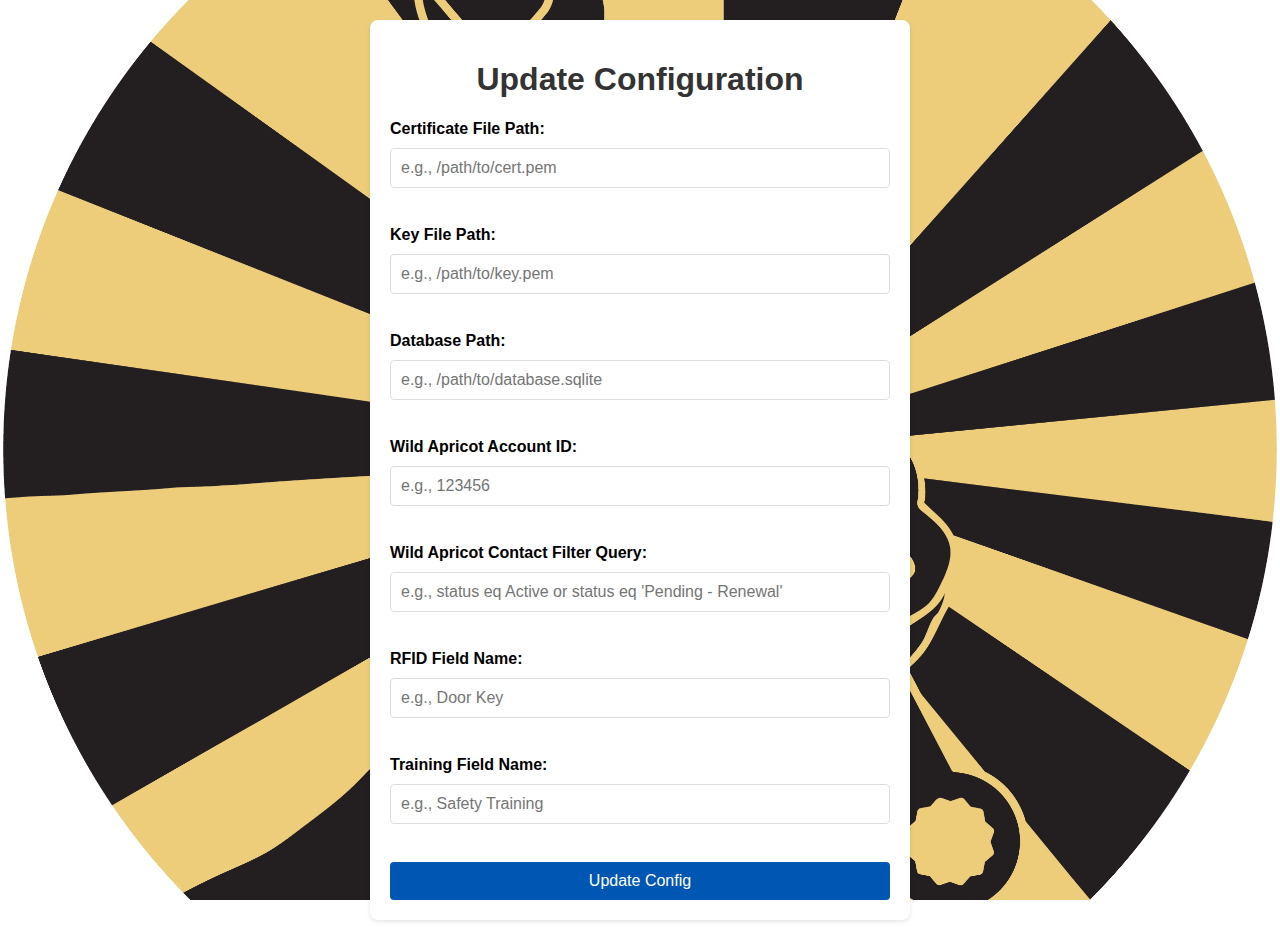
<file: web-ui/index.html>
<!-- web-ui/index.html -->
<!DOCTYPE html>
<html lang="en">
<head>
    <meta charset="UTF-8">
    <title>Configuration Management</title>
    <style>
        body {
            font-family: Arial, sans-serif;
            background-image: url('assets/HackPGH Wrench Round.png');
            background-attachment: fixed;
            background-size: cover;
            background-position: center;
            margin: 0;
            padding: 20px;
            display: flex;
            justify-content: center;
        }
        .container {
            background-color: white;
            padding: 20px;
            border-radius: 8px;
            box-shadow: 0 2px 4px rgba(0, 0, 0, 0.1);
            max-width: 500px;
            width: 100%;
        }
        h1 {
            color: #333;
            text-align: center;
        }
        form {
            display: flex;
            flex-direction: column;
            gap: 10px;
        }
        input[type=text] {
            padding: 10px;
            border: 1px solid #ddd;
            border-radius: 4px;
            font-size: 16px;
        }
        button {
            padding: 10px 20px;
            background-color: #0056b3;
            color: white;
            border: none;
            border-radius: 4px;
            cursor: pointer;
            font-size: 16px;
        }
        button:hover {
            background-color: #004494;
        }
        label {
            font-weight: bold;
        }
    </style>
</head>
<body>
    <div class="container">
        <h1>Update Configuration</h1>
        <form id="configForm">
            <label for="certFile">Certificate File Path:</label>
            <input type="text" id="certFile" placeholder="e.g., /path/to/cert.pem"><br>
            
            <label for="keyFile">Key File Path:</label>
            <input type="text" id="keyFile" placeholder="e.g., /path/to/key.pem"><br>

            <label for="databasePath">Database Path:</label>
            <input type="text" id="databasePath" placeholder="e.g., /path/to/database.sqlite"><br>
            
            <label for="wildApricotAccountId">Wild Apricot Account ID:</label>
            <input type="text" id="wildApricotAccountId" placeholder="e.g., 123456"><br>

            <label for="contactFilterQuery">Wild Apricot Contact Filter Query:</label>
            <input type="text" id="contactFilterQuery" placeholder="e.g., status eq Active or status eq 'Pending - Renewal'"><br>
            
            <label for="rfidFieldName">RFID Field Name:</label>
            <input type="text" id="rfidFieldName" placeholder="e.g., Door Key"><br>
            
            <label for="trainingFieldName">Training Field Name:</label>
            <input type="text" id="trainingFieldName" placeholder="e.g., Safety Training"><br>
            
            <button type="submit">Update Config</button>
        </form>
    </div>
    
    <script>
        document.getElementById('configForm').addEventListener('submit', function(e) {
            e.preventDefault();

            var accountIdValue = document.getElementById('wildApricotAccountId').value.trim();
            var accountId = parseInt(accountIdValue, 10);

            if (isNaN(accountId) || accountId <= 0 || accountIdValue.length > 10) {
                alert('Invalid Wild Apricot Account ID. Please enter a valid number.');
                return;
            }
    
            var configData = {
                cert_file: document.getElementById('certFile').value,
                key_file: document.getElementById('keyFile').value,
                database_path: document.getElementById('databasePath').value,
                wild_apricot_account_id: accountId,
                contact_filter_query: document.getElementById('contactFilterQuery').value,
                rfid_field_name: document.getElementById('rfidFieldName').value,
                training_field_name: document.getElementById('trainingFieldName').value
            };
    
            fetch('/api/updateConfig', {
                method: 'POST',
                headers: {
                    'Content-Type': 'application/json',
                },
                body: JSON.stringify(configData),
            })
            .then(response => {
                if(response.ok) {
                    alert('Configuration updated successfully');
                } else {
                    alert('Failed to update configuration');
                }
            });
        });
    </script>
</file>
